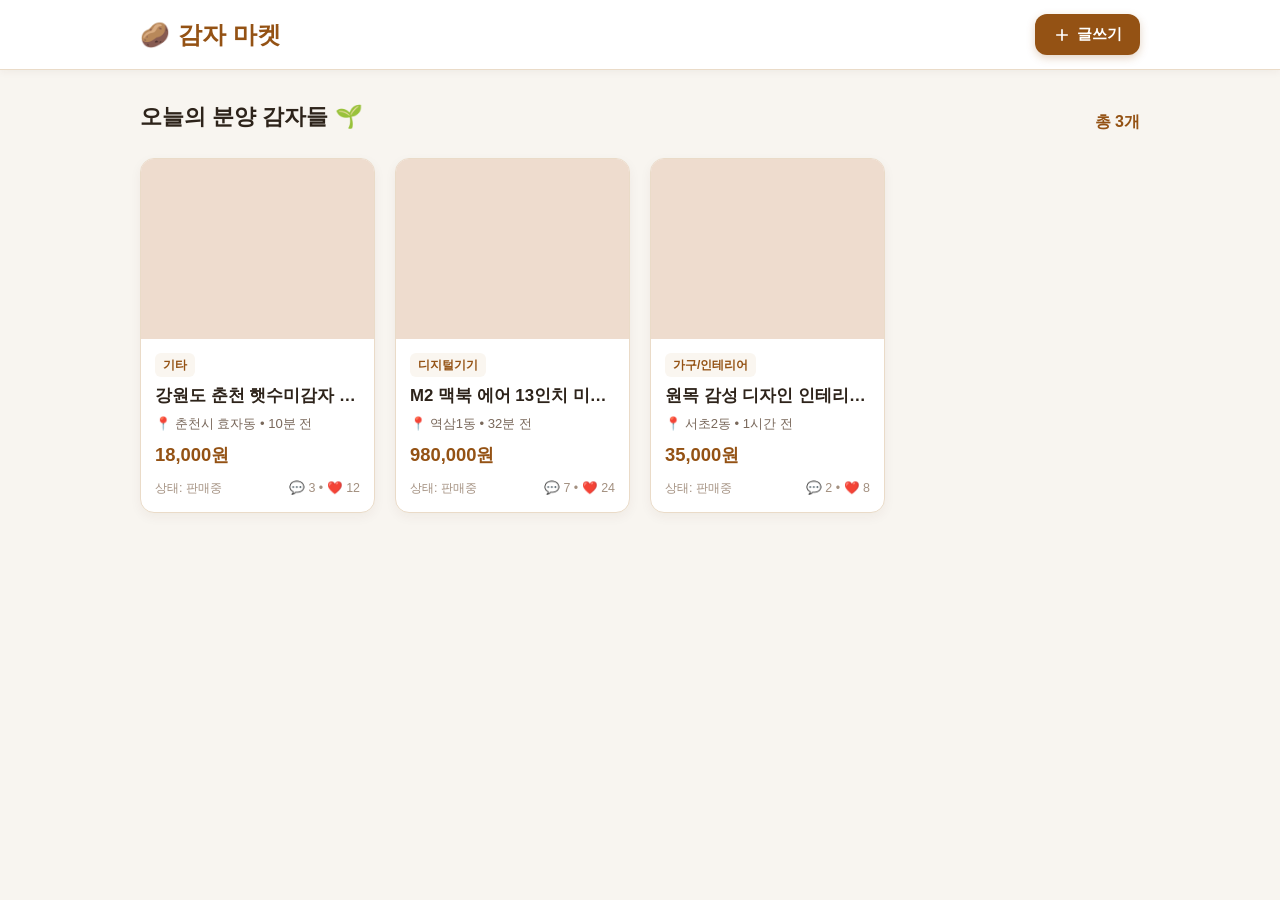
<file: write-modal-demo.html>
<!DOCTYPE html>
<html lang="ko">
<head>
  <meta charset="UTF-8">
  <meta name="viewport" content="width=device-width, initial-scale=1.0">
  <title>감자(Gamza) - 글쓰기 모달 데모</title>
  <link rel="stylesheet" href="write-modal.css">
  <style>
    /* 데모 전용 레이아웃 스타일 */
    * {
      box-sizing: border-box;
      margin: 0;
      padding: 0;
    }
    body {
      font-family: -apple-system, BlinkMacSystemFont, "Apple SD Gothic Neo", "Pretendard", Roboto, "Noto Sans KR", sans-serif;
      background-color: #F8F5F0;
      color: #2D231A;
      line-height: 1.5;
      padding: 0 0 60px 0;
    }
    /* 헤더 */
    .demo-header {
      background: #FFFFFF;
      border-bottom: 1.5px solid #EADBC8;
      position: sticky;
      top: 0;
      z-index: 50;
      box-shadow: 0 2px 8px rgba(70, 40, 15, 0.05);
    }
    .header-inner {
      max-width: 1040px;
      margin: 0 auto;
      padding: 14px 20px;
      display: flex;
      align-items: center;
      justify-content: space-between;
    }
    .logo {
      font-size: 1.5rem;
      font-weight: 800;
      color: #945214;
      display: flex;
      align-items: center;
      gap: 8px;
      text-decoration: none;
    }
    .header-actions {
      display: flex;
      gap: 12px;
    }
    .btn-header-write {
      background: #945214;
      color: #FFFFFF;
      border: none;
      padding: 10px 18px;
      border-radius: 12px;
      font-size: 0.95rem;
      font-weight: 700;
      cursor: pointer;
      display: flex;
      align-items: center;
      gap: 6px;
      box-shadow: 0 3px 8px rgba(148,82,20,0.25);
      transition: all 0.2s;
    }
    .btn-header-write:hover {
      background: #7B410D;
      transform: translateY(-1px);
    }
    /* 컨테이너 */
    .container {
      max-width: 1040px;
      margin: 30px auto;
      padding: 0 20px;
    }
    .section-title-box {
      margin-bottom: 24px;
      display: flex;
      align-items: flex-end;
      justify-content: space-between;
    }
    .section-title {
      font-size: 1.4rem;
      font-weight: 800;
      color: #2D231A;
    }
    .item-count {
      color: #945214;
      font-size: 1rem;
      font-weight: 600;
    }
    /* 상품 목록 그리드 */
    .products-grid {
      display: grid;
      grid-template-columns: repeat(auto-fill, minmax(230px, 1fr));
      gap: 20px;
    }
    .product-card {
      background: #FFFFFF;
      border-radius: 14px;
      overflow: hidden;
      border: 1px solid #EADBC8;
      box-shadow: 0 4px 12px rgba(70, 40, 15, 0.05);
      transition: transform 0.2s, box-shadow 0.2s;
      display: flex;
      flex-direction: column;
    }
    .product-card:hover {
      transform: translateY(-4px);
      box-shadow: 0 8px 20px rgba(70, 40, 15, 0.12);
    }
    .card-thumb {
      width: 100%;
      height: 180px;
      object-fit: cover;
      background: #EEDCCE;
    }
    .card-content {
      padding: 14px;
      flex: 1;
      display: flex;
      flex-direction: column;
    }
    .card-badge {
      display: inline-block;
      font-size: 0.75rem;
      font-weight: 700;
      color: #945214;
      background: #FAF6F0;
      padding: 3px 8px;
      border-radius: 6px;
      margin-bottom: 6px;
      align-self: flex-start;
    }
    .card-title {
      font-size: 1.05rem;
      font-weight: 700;
      margin-bottom: 6px;
      color: #2D231A;
      overflow: hidden;
      text-overflow: ellipsis;
      white-space: nowrap;
    }
    .card-location {
      font-size: 0.82rem;
      color: #79685B;
      margin-bottom: 8px;
    }
    .card-price {
      font-size: 1.15rem;
      font-weight: 800;
      color: #945214;
      margin-top: auto;
    }
    .card-footer {
      display: flex;
      justify-content: space-between;
      margin-top: 10px;
      font-size: 0.78rem;
      color: #A39080;
    }
    .new-badge {
      animation: pulse 1.5s infinite;
      color: #DC2626;
      font-weight: 700;
    }
    @keyframes pulse {
      0%, 100% { opacity: 1; }
      50% { opacity: 0.5; }
    }
  </style>
</head>
<body>

  <!-- 헤더 영역 -->
  <header class="demo-header">
    <div class="header-inner">
      <a href="#" class="logo">
        <span>🥔</span> 감자 마켓
      </a>
      <div class="header-actions">
        <button type="button" id="openWriteModalBtn" class="btn-header-write">
          <svg width="18" height="18" viewBox="0 0 24 24" fill="none" stroke="currentColor" stroke-width="2.2" stroke-linecap="round" stroke-linejoin="round">
            <line x1="12" y1="5" x2="12" y2="19"></line>
            <line x1="5" y1="12" x2="19" y2="12"></line>
          </svg>
          <span>글쓰기</span>
        </button>
      </div>
    </div>
  </header>

  <!-- 메인 상품 목록 컨테이너 -->
  <main class="container">
    <div class="section-title-box">
      <h1 class="section-title">오늘의 분양 감자들 🌱</h1>
      <span class="item-count">총 <span id="totalProductCount">0</span>개</span>
    </div>

    <div id="productsContainer" class="products-grid">
      <!-- 렌더링 영역 -->
    </div>
  </main>

  <!-- [화면 3] 글쓰기 모달 컴포넌트 삽입 -->
  <div id="writeModalContainer"></div>

  <!-- 스크립트 연결 -->
  <script src="write-modal.js"></script>
  <script>
    // 초기 더미 상품 데이터 (Gamza 표준 데이터 스키마)
    window.gamzaProducts = [
      {
        id: 'gamza_init_1',
        title: '강원도 춘천 햇수미감자 5kg 박스 (선물용)',
        category: '기타',
        price: 18000,
        formattedPrice: '18,000원',
        location: '춘천시 효자동',
        status: '판매중',
        imageUrl: 'https://images.unsplash.com/photo-1518977676601-b53f82aba655?auto=format&fit=crop&w=600&q=80',
        description: '올해 갓 수확한 싱싱하고 포슬포슬한 햇감자입니다. 직거래 원해요!',
        createdAgo: '10분 전',
        likes: 12,
        chats: 3
      },
      {
        id: 'gamza_init_2',
        title: 'M2 맥북 에어 13인치 미드나이트 (상태 S급 풀박스)',
        category: '디지털기기',
        price: 980000,
        formattedPrice: '980,000원',
        location: '역삼1동',
        status: '판매중',
        imageUrl: 'https://images.unsplash.com/photo-1517336714731-489689fd1ca8?auto=format&fit=crop&w=600&q=80',
        description: '배터리 효율 99% 실내 거치용으로만 깨끗하게 사용했습니다.',
        createdAgo: '32분 전',
        likes: 24,
        chats: 7
      },
      {
        id: 'gamza_init_3',
        title: '원목 감성 디자인 인테리어 체어 (이사 정리 급처)',
        category: '가구/인테리어',
        price: 35000,
        formattedPrice: '35,000원',
        location: '서초2동',
        status: '판매중',
        imageUrl: 'https://images.unsplash.com/photo-1580481077195-c3f915f01908?auto=format&fit=crop&w=600&q=80',
        description: '방 인테리어에 딱 맞는 원목 의자입니다. 직접 가져가셔야 합니다.',
        createdAgo: '1시간 전',
        likes: 8,
        chats: 2
      }
    ];

    // 상품 목록 렌더링 함수
    function renderProductList() {
      const container = document.getElementById('productsContainer');
      const countEl = document.getElementById('totalProductCount');
      if (!container) return;

      countEl.textContent = window.gamzaProducts.length;

      container.innerHTML = window.gamzaProducts.map((item, idx) => `
        <article class="product-card" data-id="${item.id}">
          <img src="${item.imageUrl}" alt="${item.title}" class="card-thumb" onerror="this.src='https://images.unsplash.com/photo-1518977676601-b53f82aba655?auto=format&fit=crop&w=600&q=80'">
          <div class="card-content">
            <span class="card-badge">${item.category}</span>
            <h3 class="card-title">${item.title}</h3>
            <p class="card-location">📍 ${item.location} • ${item.createdAgo || '방금 전'}</p>
            <div class="card-price">${item.formattedPrice}</div>
            <div class="card-footer">
              <span>상태: ${item.status}</span>
              <span>💬 ${item.chats || 0} • ❤️ ${item.likes || 0}</span>
            </div>
          </div>
        </article>
      `).join('');
    }

    // 모달 HTML 동적 로드 후 초기화
    fetch('write-modal.html')
      .then(res => res.text())
      .then(html => {
        document.getElementById('writeModalContainer').innerHTML = html;

        // GamzaWriteModal 인스턴스 생성 & 바인딩
        const writeModal = new GamzaWriteModal({
          products: window.gamzaProducts,
          openTrigger: '#openWriteModalBtn',
          onProductAdded: (newProduct, updatedProducts) => {
            console.log('🥔 새 상품이 등록되었습니다:', newProduct);
            // 목록 즉시 재렌더링
            renderProductList();
          }
        });

        // 커스텀 이벤트 리스너 테스트
        document.addEventListener('gamza:product-created', (e) => {
          console.log('[Event 감지] gamza:product-created:', e.detail.product.title);
        });

        // 초기 목록 렌더링
        renderProductList();
      })
      .catch(err => {
        console.error('write-modal.html 로드 실패:', err);
      });
  </script>
</body>
</html>
</file>
<file: write-modal.css>
/* ==========================================================================
   [화면 3] 감자(Gamza) 글쓰기 모달 스타일 시트
   테마 컬러:
   - Primary Brown: #945214 (감자 진브라운)
   - Secondary Brown: #B36B22 (감자 브라운)
   - Light Warm Brown: #F7EFE8 / #FDFBF7 (따뜻한 감자밭 배경)
   - Border Color: #E5D5C5 / #D8C3B0
   - Accent / Point: #D97706
   - Error Red: #DC2626
========================================================================== */

:root {
  --gamza-brown-primary: #945214;
  --gamza-brown-hover: #7b410d;
  --gamza-brown-light: #B36B22;
  --gamza-brown-accent: #E08E45;
  --gamza-bg-cream: #FAF6F0;
  --gamza-bg-light: #FDFBF9;
  --gamza-border-soft: #EADBC8;
  --gamza-border-focus: #B36B22;
  --gamza-text-main: #2D231A;
  --gamza-text-muted: #79685B;
  --gamza-error: #E53E3E;
  --gamza-error-bg: #FFF5F5;
  --gamza-success: #38A169;
  --gamza-shadow-modal: 0 20px 40px rgba(70, 40, 15, 0.22), 0 4px 12px rgba(70, 40, 15, 0.12);
  --gamza-radius-lg: 18px;
  --gamza-radius-md: 12px;
  --gamza-radius-sm: 8px;
  --gamza-radius-full: 9999px;
  --gamza-transition: all 0.25s cubic-bezier(0.4, 0, 0.2, 1);
}

/* --------------------------------------------------------------------------
   모달 오버레이 & 컨테이너
-------------------------------------------------------------------------- */
.gamza-modal-overlay {
  position: fixed;
  top: 0;
  left: 0;
  right: 0;
  bottom: 0;
  background-color: rgba(45, 30, 18, 0.58);
  backdrop-filter: blur(4px);
  -webkit-backdrop-filter: blur(4px);
  z-index: 1000;
  display: flex;
  align-items: center;
  justify-content: center;
  padding: 16px;
  opacity: 0;
  visibility: hidden;
  transition: opacity 0.28s ease, visibility 0.28s ease;
}

.gamza-modal-overlay.is-open {
  opacity: 1;
  visibility: visible;
}

.gamza-modal-container {
  width: 100%;
  max-width: 620px;
  max-height: 90vh;
  background: #FFFFFF;
  border-radius: var(--gamza-radius-lg);
  box-shadow: var(--gamza-shadow-modal);
  display: flex;
  flex-direction: column;
  overflow: hidden;
  border: 1px solid var(--gamza-border-soft);
  transform: translateY(24px) scale(0.97);
  transition: transform 0.28s cubic-bezier(0.16, 1, 0.3, 1);
}

.gamza-modal-overlay.is-open .gamza-modal-container {
  transform: translateY(0) scale(1);
}

/* --------------------------------------------------------------------------
   모달 헤더
-------------------------------------------------------------------------- */
.gamza-modal-header {
  display: flex;
  align-items: center;
  justify-content: space-between;
  padding: 18px 24px;
  background: var(--gamza-bg-cream);
  border-bottom: 1px solid var(--gamza-border-soft);
}

.header-title-box {
  display: flex;
  align-items: center;
  gap: 10px;
}

.potato-icon {
  font-size: 24px;
  line-height: 1;
  filter: drop-shadow(0 2px 4px rgba(148, 82, 20, 0.2));
}

.gamza-modal-title {
  margin: 0;
  font-size: 1.25rem;
  font-weight: 700;
  color: var(--gamza-text-main);
  letter-spacing: -0.02em;
}

.gamza-modal-close-btn {
  background: transparent;
  border: none;
  cursor: pointer;
  color: var(--gamza-text-muted);
  width: 36px;
  height: 36px;
  border-radius: 50%;
  display: flex;
  align-items: center;
  justify-content: center;
  transition: var(--gamza-transition);
}

.gamza-modal-close-btn:hover {
  background-color: rgba(148, 82, 20, 0.1);
  color: var(--gamza-brown-primary);
  transform: rotate(90deg);
}

/* --------------------------------------------------------------------------
   모달 바디 & 스크롤
-------------------------------------------------------------------------- */
.gamza-modal-body {
  padding: 24px;
  overflow-y: auto;
  flex: 1;
  background-color: #FFFFFF;
}

.gamza-modal-body::-webkit-scrollbar {
  width: 6px;
}
.gamza-modal-body::-webkit-scrollbar-thumb {
  background: var(--gamza-border-soft);
  border-radius: 3px;
}
.gamza-modal-body::-webkit-scrollbar-thumb:hover {
  background: var(--gamza-brown-light);
}

/* --------------------------------------------------------------------------
   폼 그룹 공통 요소
-------------------------------------------------------------------------- */
.form-group {
  margin-bottom: 22px;
}

.form-label {
  display: block;
  font-size: 0.95rem;
  font-weight: 600;
  color: var(--gamza-text-main);
  margin-bottom: 7px;
}

.form-label.required::after {
  content: " *";
  color: var(--gamza-error);
  font-weight: 700;
}

.badge-optional {
  font-size: 0.8rem;
  font-weight: 400;
  color: var(--gamza-text-muted);
}

.form-helper-text {
  margin: 0 0 10px 0;
  font-size: 0.82rem;
  color: var(--gamza-text-muted);
}

.label-with-addon {
  display: flex;
  align-items: center;
  justify-content: space-between;
  margin-bottom: 7px;
}

.label-with-addon .form-label {
  margin-bottom: 0;
}

.char-count {
  font-size: 0.8rem;
  color: var(--gamza-text-muted);
}

/* --------------------------------------------------------------------------
   인풋, 셀렉트, 텍스트에어리어 기본 스타일
-------------------------------------------------------------------------- */
.gamza-input,
.gamza-select,
.gamza-textarea {
  width: 100%;
  box-sizing: border-box;
  padding: 12px 14px;
  font-size: 0.95rem;
  color: var(--gamza-text-main);
  background-color: var(--gamza-bg-light);
  border: 1.5px solid var(--gamza-border-soft);
  border-radius: var(--gamza-radius-md);
  outline: none;
  transition: var(--gamza-transition);
  font-family: inherit;
}

.gamza-input::placeholder,
.gamza-textarea::placeholder {
  color: #B5A699;
}

.gamza-input:focus,
.gamza-select:focus,
.gamza-textarea:focus {
  background-color: #FFFFFF;
  border-color: var(--gamza-border-focus);
  box-shadow: 0 0 0 3.5px rgba(179, 107, 34, 0.16);
}

.gamza-input.is-invalid,
.gamza-select.is-invalid,
.gamza-textarea.is-invalid {
  border-color: var(--gamza-error);
  background-color: var(--gamza-error-bg);
}

.gamza-textarea {
  resize: vertical;
  min-height: 120px;
  line-height: 1.55;
}

/* 셀렉트 드롭다운 */
.select-wrapper {
  position: relative;
}

.select-wrapper::after {
  content: "";
  position: absolute;
  right: 16px;
  top: 50%;
  transform: translateY(-50%);
  width: 0;
  height: 0;
  border-left: 5px solid transparent;
  border-right: 5px solid transparent;
  border-top: 6px solid var(--gamza-brown-light);
  pointer-events: none;
}

.gamza-select {
  appearance: none;
  -webkit-appearance: none;
  padding-right: 36px;
  cursor: pointer;
}

/* --------------------------------------------------------------------------
   1. 이미지 업로드 & 프리뷰 영역
-------------------------------------------------------------------------- */
.image-uploader-wrapper {
  display: flex;
  gap: 16px;
  align-items: flex-start;
}

.image-preview-container {
  position: relative;
  width: 140px;
  height: 140px;
  flex-shrink: 0;
  border: 2px dashed var(--gamza-border-soft);
  border-radius: var(--gamza-radius-md);
  background: var(--gamza-bg-cream);
  display: flex;
  align-items: center;
  justify-content: center;
  overflow: hidden;
  transition: var(--gamza-transition);
}

.image-preview-container:hover {
  border-color: var(--gamza-brown-light);
}

.image-placeholder {
  display: flex;
  flex-direction: column;
  align-items: center;
  justify-content: center;
  gap: 6px;
  color: var(--gamza-brown-light);
  font-size: 0.78rem;
  font-weight: 500;
  text-align: center;
  padding: 8px;
}

.image-preview-img {
  width: 100%;
  height: 100%;
  object-fit: cover;
  border-radius: inherit;
}

.remove-image-btn {
  position: absolute;
  top: 6px;
  right: 6px;
  width: 26px;
  height: 26px;
  border-radius: 50%;
  background: rgba(45, 35, 26, 0.75);
  color: #FFFFFF;
  border: none;
  font-size: 13px;
  cursor: pointer;
  display: flex;
  align-items: center;
  justify-content: center;
  transition: var(--gamza-transition);
}

.remove-image-btn:hover {
  background: var(--gamza-error);
  transform: scale(1.1);
}

.image-inputs {
  flex: 1;
  display: flex;
  flex-direction: column;
  gap: 10px;
}

.file-upload-btn {
  display: inline-flex;
  align-items: center;
  justify-content: center;
  gap: 8px;
  width: 100%;
  padding: 10px 14px;
  border-radius: var(--gamza-radius-md);
  cursor: pointer;
}

.url-input-wrapper {
  display: flex;
  gap: 8px;
}

.url-input-wrapper .gamza-input {
  font-size: 0.88rem;
  padding: 8px 12px;
}

.sample-image-presets {
  display: flex;
  flex-wrap: wrap;
  align-items: center;
  gap: 6px;
  margin-top: 2px;
}

.sample-label {
  font-size: 0.76rem;
  color: var(--gamza-text-muted);
  width: 100%;
  margin-bottom: 2px;
  font-weight: 500;
}

.btn-chip {
  background: var(--gamza-bg-cream);
  border: 1px solid var(--gamza-border-soft);
  color: var(--gamza-brown-primary);
  font-size: 0.75rem;
  padding: 4px 9px;
  border-radius: var(--gamza-radius-full);
  cursor: pointer;
  transition: var(--gamza-transition);
}

.btn-chip:hover {
  background: #EEDCCE;
  border-color: var(--gamza-brown-light);
  transform: translateY(-1px);
}

/* --------------------------------------------------------------------------
   4. 가격 및 무료나눔 스타일
-------------------------------------------------------------------------- */
.price-input-wrapper {
  position: relative;
  display: flex;
  align-items: center;
}

.currency-unit {
  position: absolute;
  right: 14px;
  font-weight: 600;
  color: var(--gamza-brown-primary);
  pointer-events: none;
}

.price-formatted-guide {
  margin-top: 6px;
  font-size: 0.82rem;
  color: var(--gamza-brown-light);
  background: var(--gamza-bg-cream);
  display: inline-block;
  padding: 3px 10px;
  border-radius: var(--gamza-radius-sm);
  border: 1px solid var(--gamza-border-soft);
}

.price-formatted-guide strong {
  color: var(--gamza-brown-primary);
  font-size: 0.88rem;
}

.free-sharing-checkbox {
  display: flex;
  align-items: center;
  gap: 6px;
  font-size: 0.85rem;
  color: var(--gamza-brown-primary);
  font-weight: 600;
  cursor: pointer;
  user-select: none;
}

.free-sharing-checkbox input[type="checkbox"] {
  accent-color: var(--gamza-brown-primary);
  width: 16px;
  height: 16px;
  cursor: pointer;
}

/* --------------------------------------------------------------------------
   5. 거래 동네 스타일
-------------------------------------------------------------------------- */
.location-input-wrapper {
  display: flex;
  gap: 8px;
}

.location-presets {
  display: flex;
  flex-wrap: wrap;
  gap: 6px;
  margin-top: 8px;
}

.btn-location-chip {
  background: #FFFFFF;
  border: 1px dashed var(--gamza-border-soft);
  color: var(--gamza-text-muted);
  font-size: 0.78rem;
  padding: 4px 10px;
  border-radius: var(--gamza-radius-full);
  cursor: pointer;
  transition: var(--gamza-transition);
}

.btn-location-chip:hover {
  background: var(--gamza-bg-cream);
  color: var(--gamza-brown-primary);
  border-color: var(--gamza-brown-light);
}

/* --------------------------------------------------------------------------
   6. 판매 상태 라디오 그룹
-------------------------------------------------------------------------- */
.status-radio-group {
  display: flex;
  gap: 10px;
}

.status-radio-item {
  flex: 1;
  cursor: pointer;
}

.status-radio-item input[type="radio"] {
  position: absolute;
  opacity: 0;
  pointer-events: none;
}

.radio-chip {
  display: flex;
  align-items: center;
  justify-content: center;
  padding: 10px;
  font-size: 0.9rem;
  font-weight: 600;
  border-radius: var(--gamza-radius-md);
  border: 1.5px solid var(--gamza-border-soft);
  background-color: var(--gamza-bg-light);
  color: var(--gamza-text-muted);
  transition: var(--gamza-transition);
  text-align: center;
}

.radio-chip:hover {
  border-color: var(--gamza-brown-light);
  background: #FFFFFF;
}

.status-radio-item input[type="radio"]:checked + .radio-chip {
  background-color: var(--gamza-bg-cream);
  border-color: var(--gamza-brown-primary);
  color: var(--gamza-brown-primary);
  box-shadow: 0 2px 6px rgba(148, 82, 20, 0.15);
}

.status-radio-item input[type="radio"]:checked + .radio-chip.is-onsale::before {
  content: "🟢 ";
  font-size: 0.75rem;
}
.status-radio-item input[type="radio"]:checked + .radio-chip.is-reserved::before {
  content: "🟡 ";
  font-size: 0.75rem;
}
.status-radio-item input[type="radio"]:checked + .radio-chip.is-completed::before {
  content: "⚪ ";
  font-size: 0.75rem;
}

/* --------------------------------------------------------------------------
   피드백 / 유효성 검사 에러 메시지
-------------------------------------------------------------------------- */
.field-feedback {
  min-height: 18px;
  margin-top: 5px;
  font-size: 0.8rem;
  color: var(--gamza-error);
  font-weight: 500;
  display: none;
}

.field-feedback.has-error {
  display: block;
  animation: fadeInFeedback 0.2s ease-out;
}

@keyframes fadeInFeedback {
  from {
    opacity: 0;
    transform: translateY(-3px);
  }
  to {
    opacity: 1;
    transform: translateY(0);
  }
}

/* --------------------------------------------------------------------------
   버튼 컴포넌트
-------------------------------------------------------------------------- */
.gamza-btn {
  display: inline-flex;
  align-items: center;
  justify-content: center;
  font-size: 0.95rem;
  font-weight: 600;
  padding: 12px 20px;
  border-radius: var(--gamza-radius-md);
  border: 1px solid transparent;
  cursor: pointer;
  transition: var(--gamza-transition);
  font-family: inherit;
  line-height: 1.2;
}

.gamza-btn.btn-primary {
  background-color: var(--gamza-brown-primary);
  color: #FFFFFF;
  box-shadow: 0 3px 8px rgba(148, 82, 20, 0.28);
}

.gamza-btn.btn-primary:hover {
  background-color: var(--gamza-brown-hover);
  box-shadow: 0 5px 14px rgba(148, 82, 20, 0.38);
  transform: translateY(-1px);
}

.gamza-btn.btn-primary:active {
  transform: translateY(1px);
}

.gamza-btn.btn-secondary {
  background-color: var(--gamza-bg-cream);
  color: var(--gamza-brown-primary);
  border-color: var(--gamza-border-soft);
}

.gamza-btn.btn-secondary:hover {
  background-color: #EEDCCE;
  border-color: var(--gamza-brown-light);
}

.gamza-btn.btn-outline {
  background: transparent;
  border-color: var(--gamza-brown-light);
  color: var(--gamza-brown-primary);
}

.gamza-btn.btn-outline:hover {
  background-color: var(--gamza-bg-cream);
}

.gamza-btn.btn-sm {
  padding: 8px 12px;
  font-size: 0.84rem;
  white-space: nowrap;
}

/* --------------------------------------------------------------------------
   모달 푸터
-------------------------------------------------------------------------- */
.gamza-modal-footer {
  display: flex;
  align-items: center;
  justify-content: flex-end;
  gap: 12px;
  padding: 16px 24px;
  background: var(--gamza-bg-cream);
  border-top: 1px solid var(--gamza-border-soft);
}

.gamza-modal-footer .btn-secondary {
  flex: 0 0 100px;
}

.gamza-modal-footer .btn-primary {
  flex: 1;
}

/* --------------------------------------------------------------------------
   유틸리티 클래스
-------------------------------------------------------------------------- */
.visually-hidden {
  position: absolute !important;
  width: 1px !important;
  height: 1px !important;
  padding: 0 !important;
  margin: -1px !important;
  overflow: hidden !important;
  clip: rect(0, 0, 0, 0) !important;
  white-space: nowrap !important;
  border: 0 !important;
}

.hidden {
  display: none !important;
}

/* --------------------------------------------------------------------------
   모바일 반응형 최적화 (풀스크린 바텀 시트)
-------------------------------------------------------------------------- */
@media (max-width: 640px) {
  .gamza-modal-overlay {
    padding: 0;
    align-items: flex-end; /* 아래에서 올라오는 바텀 시트 */
  }

  .gamza-modal-container {
    max-width: 100%;
    max-height: 94vh;
    border-bottom-left-radius: 0;
    border-bottom-right-radius: 0;
    transform: translateY(100%);
  }

  .gamza-modal-overlay.is-open .gamza-modal-container {
    transform: translateY(0);
  }

  .gamza-modal-header {
    padding: 16px 18px;
  }

  .gamza-modal-body {
    padding: 18px 16px;
  }

  .image-uploader-wrapper {
    flex-direction: column;
    align-items: stretch;
  }

  .image-preview-container {
    width: 100%;
    height: 160px;
  }

  .gamza-modal-footer {
    padding: 14px 16px;
  }
}
</file>
